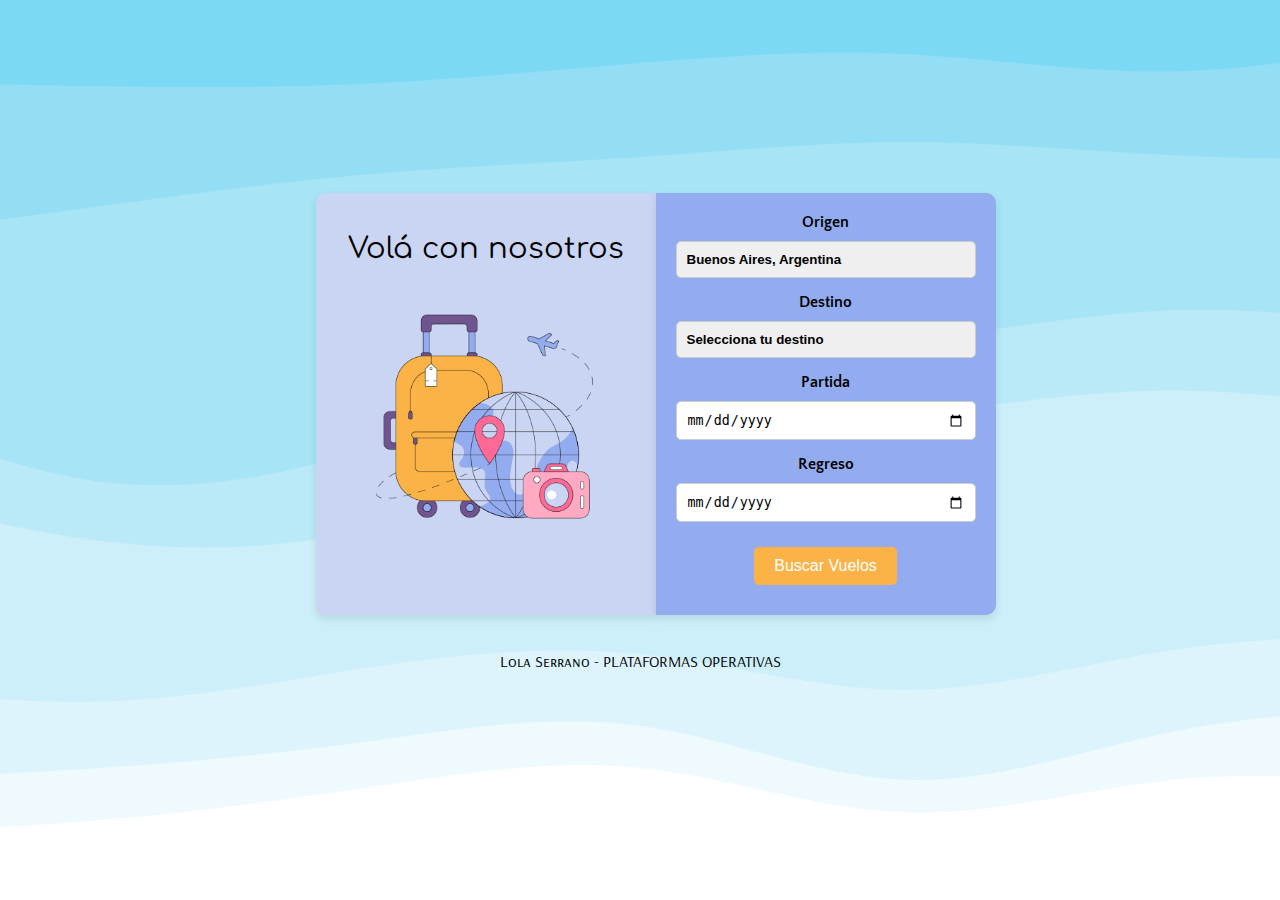
<file: index.html>
<!DOCTYPE html>
<html lang="en">

<head>
    <meta charset="UTF-8">
    <meta name="viewport" content="width=device-width, initial-scale=1.0">
    <meta name="description" content="Encuentra y reserva tus vuelos con nosotros.">
    <title>Lola</title>

    <!-- Enlace al archivo CSS -->
    <link rel="stylesheet" href="stylesheets/stylesheet.css">

    <!-- Tipografías y frameworks -->

    <!-- Comfortaa -->
    <link rel="preconnect" href="https://fonts.googleapis.com">
    <link rel="preconnect" href="https://fonts.gstatic.com" crossorigin>
    <link
        href="https://fonts.googleapis.com/css2?family=Archivo+Black&family=Bebas+Neue&family=Comfortaa:wght@300..700&family=Edu+AU+VIC+WA+NT+Hand:wght@400..700&display=swap"
        rel="stylesheet">

    <!-- Quattrocento -->
    <link rel="preconnect" href="https://fonts.googleapis.com">
    <link rel="preconnect" href="https://fonts.gstatic.com" crossorigin>
    <link
        href="https://fonts.googleapis.com/css2?family=Archivo+Black&family=Bebas+Neue&family=Comfortaa:wght@300..700&family=Edu+AU+VIC+WA+NT+Hand:wght@400..700&family=Quattrocento+Sans:ital,wght@0,400;0,700;1,400;1,700&display=swap"
        rel="stylesheet">


    <!-- Arsenal SC -->
    <link rel="preconnect" href="https://fonts.googleapis.com">
    <link rel="preconnect" href="https://fonts.gstatic.com" crossorigin>
    <link href="https://fonts.googleapis.com/css2?family=Arsenal+SC:ital,wght@0,400;0,700;1,400;1,700&display=swap"
        rel="stylesheet">


    <!-- Avion -->
    <link rel='stylesheet'
        href='https://cdn-uicons.flaticon.com/2.5.1/uicons-solid-straight/css/uicons-solid-straight.css'>
</head>

<body class="bg1">
    <div class="container">
        <header>
            <h1>Volá con nosotros</h1>
            <img src="images/8bit-woman-dreaming-about-travel-and-adventure.png"
                alt="ilustración de mujer mirando para arriba donde se encuentra un avión, referencia a idear un viaje. Esta sentada arriba de un pasaje de avión. A su izquiarda hay una valija y a su derecha un pin de ubicación">
        </header>

        <section class="fechasform">
            <div class="fechas">
                <label for="origen">Origen</label>
                <div class="aviond">
                    <i class="fi fi-ss-plane-alt"></i>
                    <select>
                        <option selected> Buenos Aires, Argentina</option>
                        <option value="3">Otro</option>
                    </select>
                </div>

                <label for="destino">Destino</label>
                <div class="aviond">
                    <i class="fi fi-ss-plane-alt"></i>
                    <select>
                        <option selected> Selecciona tu destino</option>
                        <option value="1">Alemania</option>
                        <option value="2">Canada</option>
                        <option value="3">Otro</option>
                    </select>
                </div>
                <label for="partida">Partida</label>
                <input type="date" min="2024-01-01" max="2024-12-31" id="ejemplo" name="fecha">
                <br>
                <label for="regreso">Regreso</label>
                <input type="date" min="2024-01-01" max="2024-12-31" id="ejemplo2" name="fecha">
                <button onclick="comprobarFecha()">Buscar Vuelos</button>
            </div>
        </section>
    </div>


    <footer>

        <p> Lola Serrano - PLATAFORMAS OPERATIVAS </p>

    </footer>



    <script src="Script/script.js"></script>

</body>


</html>
</file>
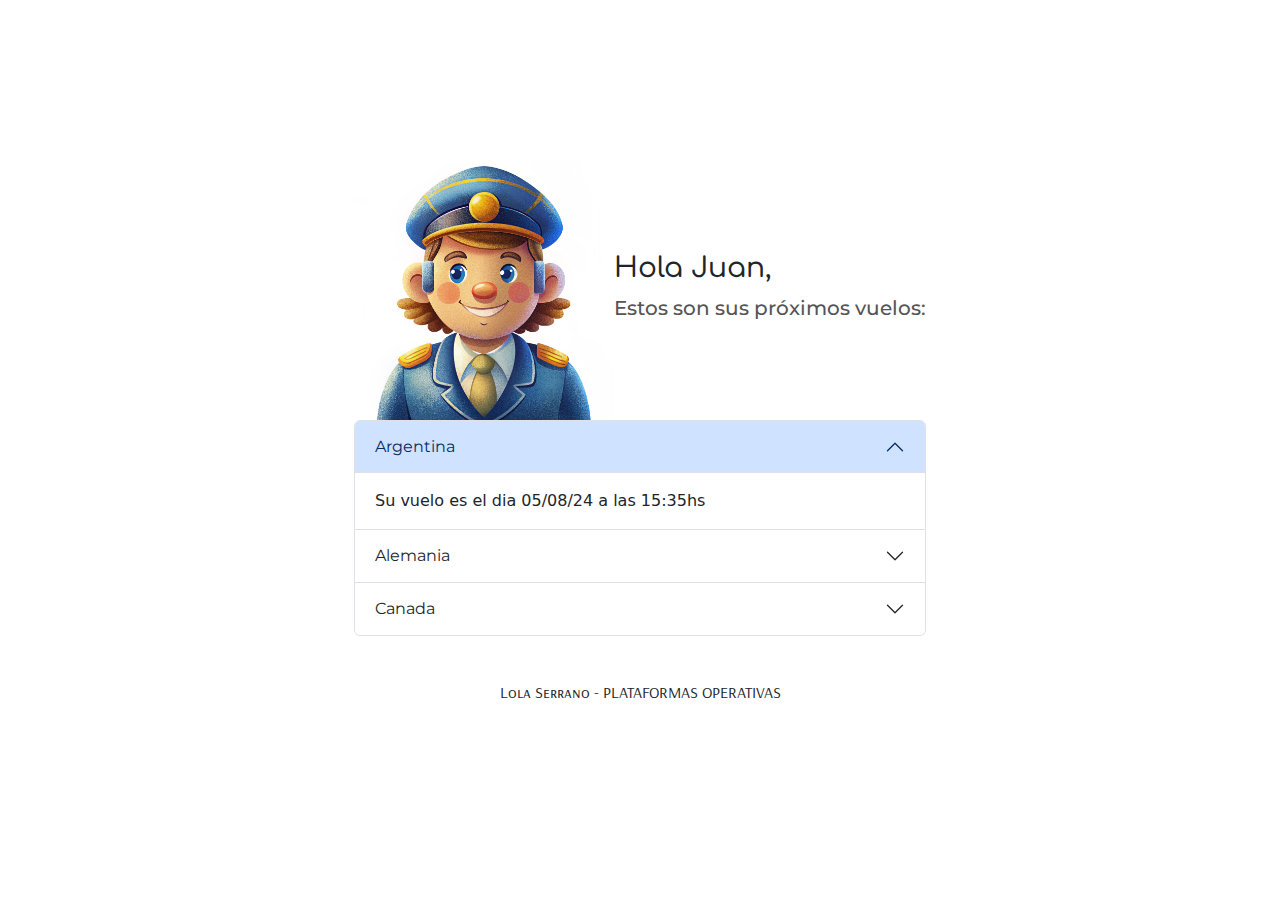
<file: admihome.html>
<!DOCTYPE html>
<html lang="en">

<head>
    <meta charset="UTF-8">
    <meta name="viewport" content="width=device-width, initial-scale=1.0">
    <meta name="description" content="Encuentra y reserva tus vuelos con nosotros.">
    <title>Lola</title>

    <!-- Enlace al archivo CSS -->
    <link rel="stylesheet" href="stylesheets/stylesheet.css">

    <!-- Tipografías y frameworks -->
    <!-- bootstrap -->
    <link href="https://cdn.jsdelivr.net/npm/bootstrap@5.3.3/dist/css/bootstrap.min.css" rel="stylesheet"
        integrity="sha384-QWTKZyjpPEjISv5WaRU9OFeRpok6YctnYmDr5pNlyT2bRjXh0JMhjY6hW+ALEwIH" crossorigin="anonymous">

    <!-- Quattrocento -->
    <link rel="preconnect" href="https://fonts.googleapis.com">
    <link rel="preconnect" href="https://fonts.gstatic.com" crossorigin>
    <link
        href="https://fonts.googleapis.com/css2?family=Archivo+Black&family=Bebas+Neue&family=Comfortaa:wght@300..700&family=Edu+AU+VIC+WA+NT+Hand:wght@400..700&family=Quattrocento+Sans:ital,wght@0,400;0,700;1,400;1,700&display=swap"
        rel="stylesheet">


    <!-- Montserrat -->
    <link rel="preconnect" href="https://fonts.googleapis.com">
    <link rel="preconnect" href="https://fonts.gstatic.com" crossorigin>
    <link
        href="https://fonts.googleapis.com/css2?family=Abel&family=Arsenal+SC:ital,wght@0,400;0,700;1,400;1,700&family=Montserrat:ital,wght@0,100..900;1,100..900&family=Nunito+Sans:ital,opsz,wght@0,6..12,200..1000;1,6..12,200..1000&family=Quicksand:wght@300..700&display=swap"
        rel="stylesheet">

    <!-- Arvo -->
    <link rel="preconnect" href="https://fonts.googleapis.com">
    <link rel="preconnect" href="https://fonts.gstatic.com" crossorigin>
    <link
        href="https://fonts.googleapis.com/css2?family=Abel&family=Arsenal+SC:ital,wght@0,400;0,700;1,400;1,700&family=Arvo:ital,wght@0,400;0,700;1,400;1,700&family=Montserrat:ital,wght@0,100..900;1,100..900&family=Nunito+Sans:ital,opsz,wght@0,6..12,200..1000;1,6..12,200..1000&family=Quicksand:wght@300..700&display=swap"
        rel="stylesheet">

    <!-- Comfortaa -->
    <link rel="preconnect" href="https://fonts.googleapis.com">
    <link rel="preconnect" href="https://fonts.gstatic.com" crossorigin>
    <link
        href="https://fonts.googleapis.com/css2?family=Archivo+Black&family=Bebas+Neue&family=Comfortaa:wght@300..700&family=Edu+AU+VIC+WA+NT+Hand:wght@400..700&display=swap"
        rel="stylesheet">

    <!-- Logout -->
    <link rel='stylesheet'
        href='https://cdn-uicons.flaticon.com/2.5.1/uicons-regular-straight/css/uicons-regular-straight.css'>
</head>

<body>

    <section>
        <div class="contenedor2">
            <div class="lado-izquierdo2">
                <img src="images/piloto.png" alt="Imagen de piloto">
            </div>
            <div class="lado-derecho2">
                <h1>Hola Juan,</h1>
                <h2>Estos son sus próximos vuelos:</h2>
            </div>
        </div>
    </section>

    <section>

        <div class="accordion" id="accordionExample">
            <div class="accordion-item">
                <h2 class="accordion-header">
                    <button class="accordion-button" type="button" data-bs-toggle="collapse"
                        data-bs-target="#collapseOne" aria-expanded="true" aria-controls="collapseOne">
                        Argentina
                    </button>
                </h2>
                <div id="collapseOne" class="accordion-collapse collapse show" data-bs-parent="#accordionExample">
                    <div class="accordion-body">
                        Su vuelo es el dia 05/08/24 a las 15:35hs
                    </div>
                </div>
            </div>
            <div class="accordion-item">
                <h2 class="accordion-header">
                    <button class="accordion-button collapsed" type="button" data-bs-toggle="collapse"
                        data-bs-target="#collapseTwo" aria-expanded="false" aria-controls="collapseTwo">
                        Alemania
                    </button>
                </h2>
                <div id="collapseTwo" class="accordion-collapse collapse" data-bs-parent="#accordionExample">
                    <div class="accordion-body">
                        Su vuelo es el dia 06/08/24 a las 22:35hs
                    </div>
                </div>
            </div>
            <div class="accordion-item">
                <h2 class="accordion-header">
                    <button class="accordion-button collapsed" type="button" data-bs-toggle="collapse"
                        data-bs-target="#collapseThree" aria-expanded="false" aria-controls="collapseThree">
                        Canada
                    </button>
                </h2>
                <div id="collapseThree" class="accordion-collapse collapse" data-bs-parent="#accordionExample">
                    <div class="accordion-body">
                        Su vuelo es el dia 09/10/24 a las 03:35hs
                    </div>
                </div>
            </div>
        </div>
        <br>
        <a href="login.html" class="logout"> <i class="fi fi-rs-exit"></i> </a>

    </section>



    <footer>

        <p> Lola Serrano - PLATAFORMAS OPERATIVAS </p>

    </footer>



    <script src="Script/script.js"></script>
    <script src="https://cdn.jsdelivr.net/npm/bootstrap@5.3.3/dist/js/bootstrap.bundle.min.js"
        integrity="sha384-YvpcrYf0tY3lHB60NNkmXc5s9fDVZLESaAA55NDzOxhy9GkcIdslK1eN7N6jIeHz"
        crossorigin="anonymous"></script>
</body>


</html>
</file>
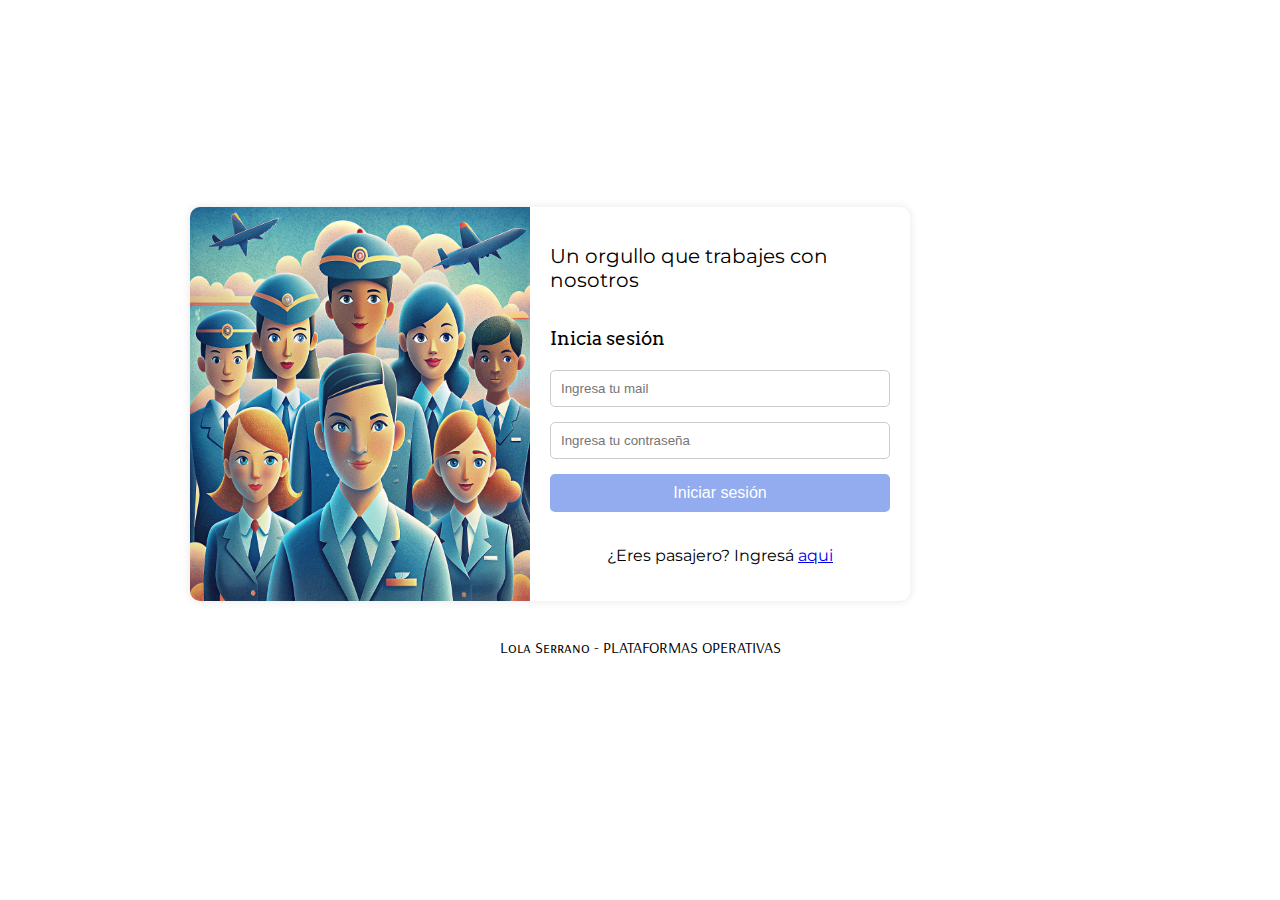
<file: Admin.html>
<!DOCTYPE html>
<html lang="en">

<head>
    <meta charset="UTF-8">
    <meta name="viewport" content="width=device-width, initial-scale=1.0">
    <meta name="description" content="Encuentra y reserva tus vuelos con nosotros.">
    <title>Lola</title>

    <!-- Enlace al archivo CSS -->
    <link rel="stylesheet" href="stylesheets/stylesheet.css">

    <!-- Tipografías y frameworks -->
    <!-- Quattrocento -->
    <link rel="preconnect" href="https://fonts.googleapis.com">
    <link rel="preconnect" href="https://fonts.gstatic.com" crossorigin>
    <link
        href="https://fonts.googleapis.com/css2?family=Archivo+Black&family=Bebas+Neue&family=Comfortaa:wght@300..700&family=Edu+AU+VIC+WA+NT+Hand:wght@400..700&family=Quattrocento+Sans:ital,wght@0,400;0,700;1,400;1,700&display=swap"
        rel="stylesheet">


    <!-- Montserrat -->
    <link rel="preconnect" href="https://fonts.googleapis.com">
    <link rel="preconnect" href="https://fonts.gstatic.com" crossorigin>
    <link
        href="https://fonts.googleapis.com/css2?family=Abel&family=Arsenal+SC:ital,wght@0,400;0,700;1,400;1,700&family=Montserrat:ital,wght@0,100..900;1,100..900&family=Nunito+Sans:ital,opsz,wght@0,6..12,200..1000;1,6..12,200..1000&family=Quicksand:wght@300..700&display=swap"
        rel="stylesheet">

    <!-- Arvo -->
    <link rel="preconnect" href="https://fonts.googleapis.com">
    <link rel="preconnect" href="https://fonts.gstatic.com" crossorigin>
    <link
        href="https://fonts.googleapis.com/css2?family=Abel&family=Arsenal+SC:ital,wght@0,400;0,700;1,400;1,700&family=Arvo:ital,wght@0,400;0,700;1,400;1,700&family=Montserrat:ital,wght@0,100..900;1,100..900&family=Nunito+Sans:ital,opsz,wght@0,6..12,200..1000;1,6..12,200..1000&family=Quicksand:wght@300..700&display=swap"
        rel="stylesheet">

    <!-- Comfortaa -->
    <link rel="preconnect" href="https://fonts.googleapis.com">
    <link rel="preconnect" href="https://fonts.gstatic.com" crossorigin>
    <link
        href="https://fonts.googleapis.com/css2?family=Archivo+Black&family=Bebas+Neue&family=Comfortaa:wght@300..700&family=Edu+AU+VIC+WA+NT+Hand:wght@400..700&display=swap"
        rel="stylesheet">

    <!-- Logout -->
    <link rel='stylesheet'
        href='https://cdn-uicons.flaticon.com/2.5.1/uicons-regular-straight/css/uicons-regular-straight.css'>
</head>

<body>
    <section>
        <form>
            <div class="contenedor">
                <div class="lado-izquierdo">
                    <img src="images/admin.png" alt="Imagen decorativa">
                </div>
                <div class="lado-derecho">
                    <h2>Un orgullo que trabajes con nosotros</h1>
                        <h3 id="iniciar">Inicia sesión</h3>
                        <form action="" id="formulario">
                            <input type="text" id="mail" class="campo-entrada" placeholder="Ingresa tu mail" required>
                            <input type="password" id="contraseña" class="campo-entrada"
                                placeholder="Ingresa tu contraseña" required>
                            <button type="button" id="BotonI" class="boton" onclick="InicioSesion()">Iniciar
                                sesión</button>
                            <br>
                            <p class="admi"> ¿Eres pasajero? Ingresá <a href="login.html">aqui</a> </p>
                        </form>
                </div>
        </form>
    </section>


    <footer>

        <p> Lola Serrano - PLATAFORMAS OPERATIVAS </p>

    </footer>



    <script src="Script/script.js"></script>

</body>


</html>
</file>
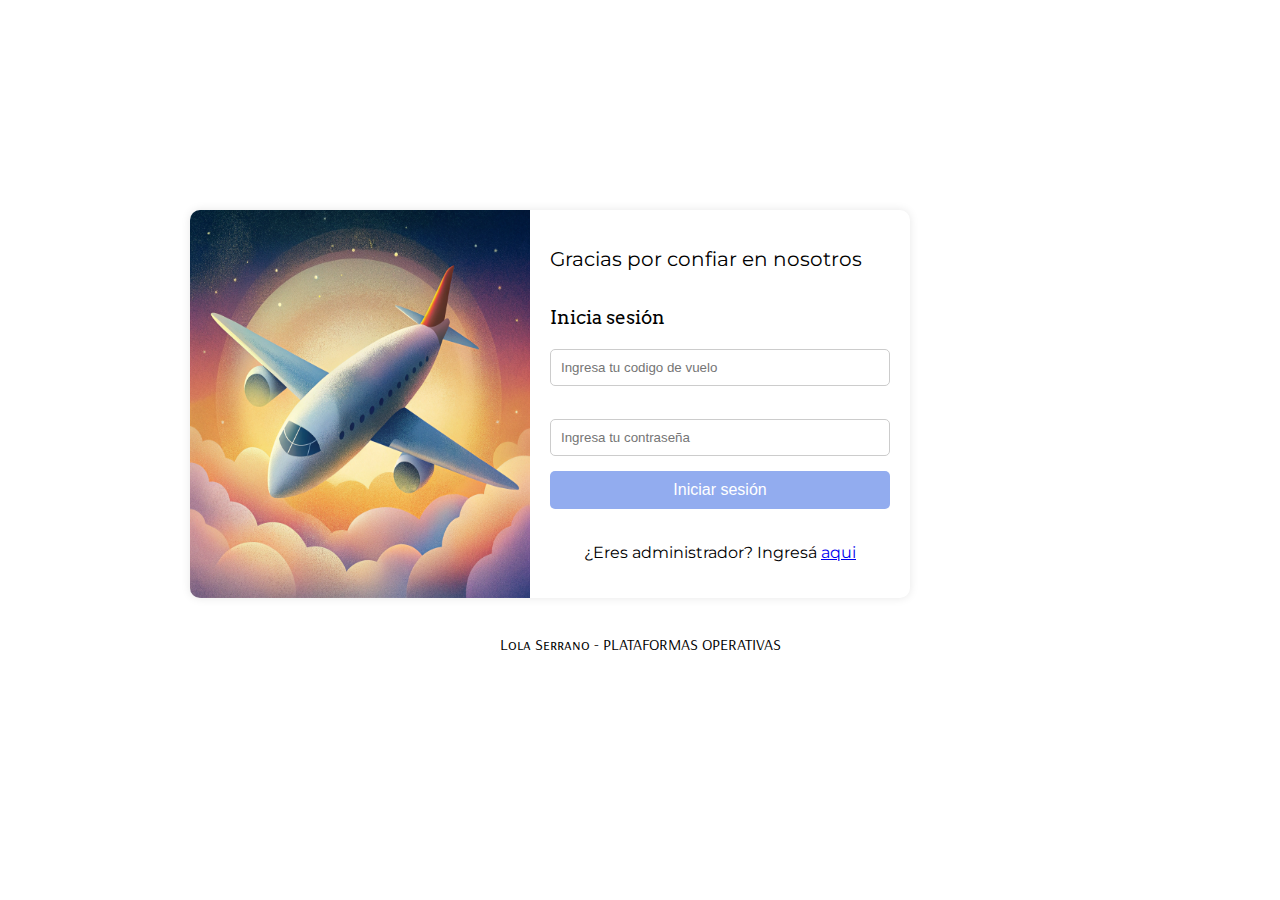
<file: login.html>
<!DOCTYPE html>
<html lang="en">

<head>
    <meta charset="UTF-8">
    <meta name="viewport" content="width=device-width, initial-scale=1.0">
    <meta name="description" content="Encuentra y reserva tus vuelos con nosotros.">
    <title>Lola</title>

    <!-- Enlace al archivo CSS -->
    <link rel="stylesheet" href="stylesheets/stylesheet.css">

    <!-- Tipografías y frameworks -->


    <!-- Arvo -->
    <link rel="preconnect" href="https://fonts.googleapis.com">
    <link rel="preconnect" href="https://fonts.gstatic.com" crossorigin>
    <link
        href="https://fonts.googleapis.com/css2?family=Abel&family=Arsenal+SC:ital,wght@0,400;0,700;1,400;1,700&family=Arvo:ital,wght@0,400;0,700;1,400;1,700&family=Montserrat:ital,wght@0,100..900;1,100..900&family=Nunito+Sans:ital,opsz,wght@0,6..12,200..1000;1,6..12,200..1000&family=Quicksand:wght@300..700&display=swap"
        rel="stylesheet">

    <!-- Comfortaa -->
    <link rel="preconnect" href="https://fonts.googleapis.com">
    <link rel="preconnect" href="https://fonts.gstatic.com" crossorigin>
    <link
        href="https://fonts.googleapis.com/css2?family=Archivo+Black&family=Bebas+Neue&family=Comfortaa:wght@300..700&family=Edu+AU+VIC+WA+NT+Hand:wght@400..700&display=swap"
        rel="stylesheet">


</head>

<body>

    <section>
        <form>
            <div class="contenedor">
                <div class="lado-izquierdo">
                    <img src="images/avion.png" alt="Imagen decorativa">
                </div>
                <div class="lado-derecho">
                    <h2>Gracias por confiar en nosotros</h1>
                        <h3 id="iniciar">Inicia sesión</h3>
                        <form action="" id="formulario">
                            <input type="text" id="mail" class="campo-entrada" placeholder="Ingresa tu codigo de vuelo"
                                required>
                            
                                <br>
                            <input type="password" id="contraseña" class="campo-entrada"
                                placeholder="Ingresa tu contraseña" required>
                            <button type="button" id="BotonI" class="boton" onclick="InicioSesion()">Iniciar
                                sesión</button>
                            <br>
                            <p class="admi"> ¿Eres administrador? Ingresá <a href="Admin.html">aqui</a> </p>
                        </form>
                </div>
        </form>
    </section>


    <footer>

        <p> Lola Serrano - PLATAFORMAS OPERATIVAS </p>

    </footer>



    <script src="Script/script.js"></script>

</body>


</html>
</file>
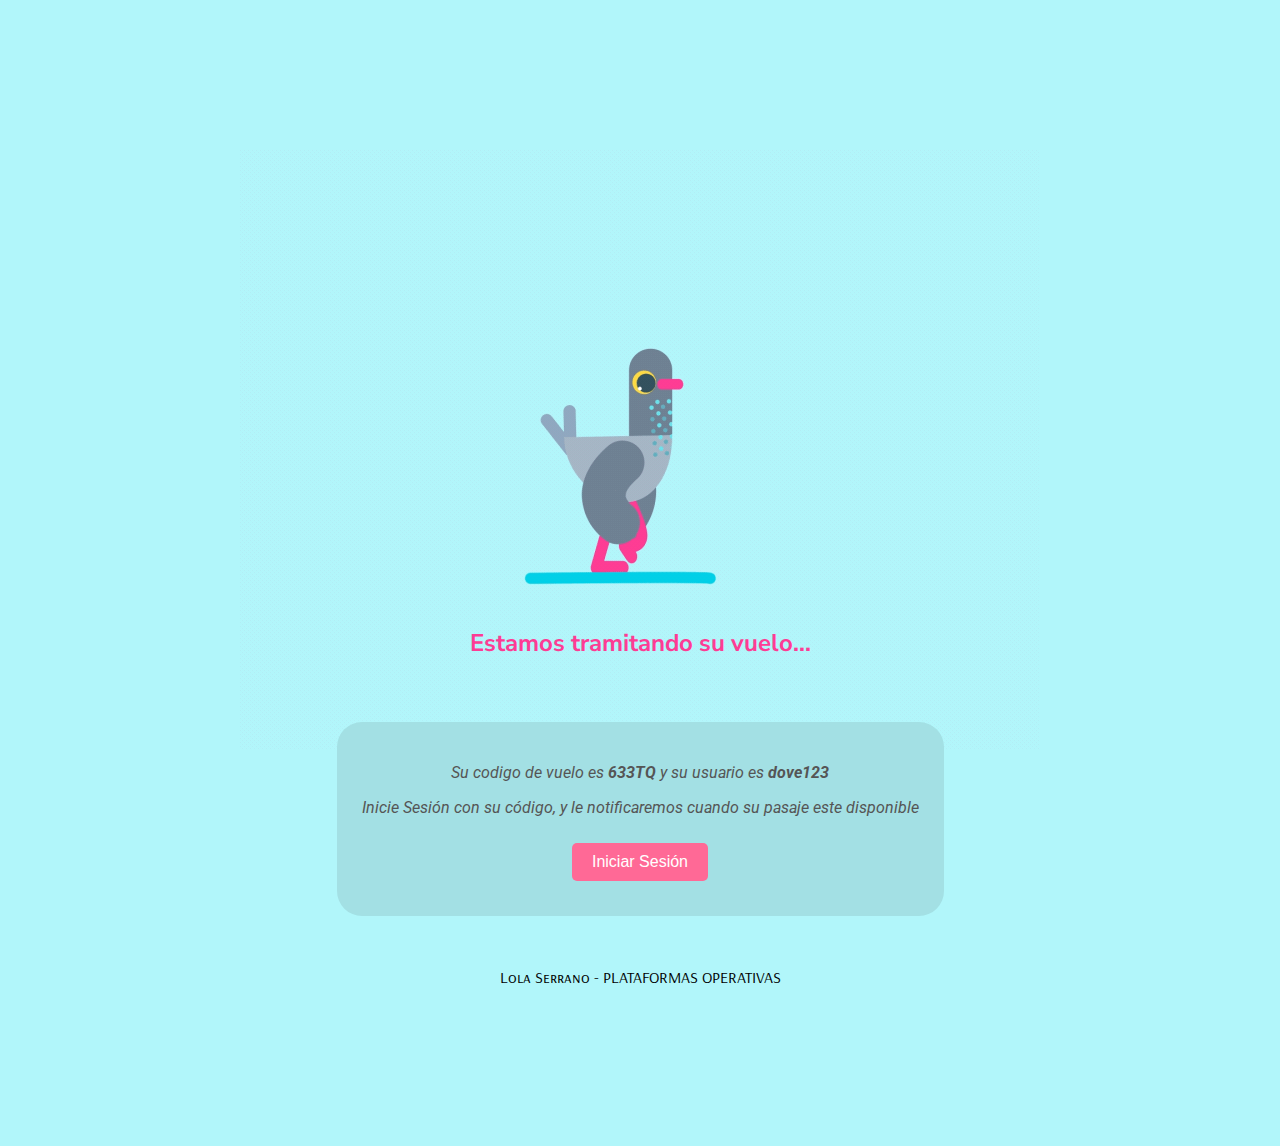
<file: pasaje.html>
<!DOCTYPE html>
<html lang="en">

<head>
    <meta charset="UTF-8">
    <meta name="viewport" content="width=device-width, initial-scale=1.0">
    <meta name="description" content="Encuentra y reserva tus vuelos con nosotros.">
    <title>Lola</title>

    <!-- Enlace al archivo CSS -->
    <link rel="stylesheet" href="stylesheets/stylesheet.css">

    <!-- Tipografías y frameworks -->
    <link rel="preconnect" href="https://fonts.googleapis.com">
    <link rel="preconnect" href="https://fonts.gstatic.com" crossorigin>
    <link
        href="https://fonts.googleapis.com/css2?family=Abel&family=Arsenal+SC:ital,wght@0,400;0,700;1,400;1,700&family=Nunito+Sans:ital,opsz,wght@0,6..12,200..1000;1,6..12,200..1000&family=Quicksand:wght@300..700&display=swap"
        rel="stylesheet">


<!-- Roboto -->
    <link rel="preconnect" href="https://fonts.googleapis.com">
    <link rel="preconnect" href="https://fonts.gstatic.com" crossorigin>
    <link
        href="https://fonts.googleapis.com/css2?family=Abel&family=Arsenal+SC:ital,wght@0,400;0,700;1,400;1,700&family=Arvo:ital,wght@0,400;0,700;1,400;1,700&family=Montserrat:ital,wght@0,100..900;1,100..900&family=Nunito+Sans:ital,opsz,wght@0,6..12,200..1000;1,6..12,200..1000&family=Quicksand:wght@300..700&family=Roboto:ital,wght@0,100;0,300;0,400;0,500;0,700;0,900;1,100;1,300;1,400;1,500;1,700;1,900&display=swap"
        rel="stylesheet">
    <style>


    </style>
</head>

<body class="backg2">

    <section>
        <h2 class="cargando2">Estamos tramitando su vuelo...</h2>
    </section>
    <br>
    <section class="datosinicio">
        <p> Su codigo de vuelo es <strong> 633TQ </strong> y su usuario es <strong> dove123 </strong></p>
        <p>Inicie Sesión con su código, y le notificaremos cuando su pasaje este disponible</p>
        <a href="login.html"><button class="boton2">Iniciar Sesión</button></a>
    </section>
    <footer>
        <p>Lola Serrano - PLATAFORMAS OPERATIVAS</p>
    </footer>
</body>

</html>
</file>
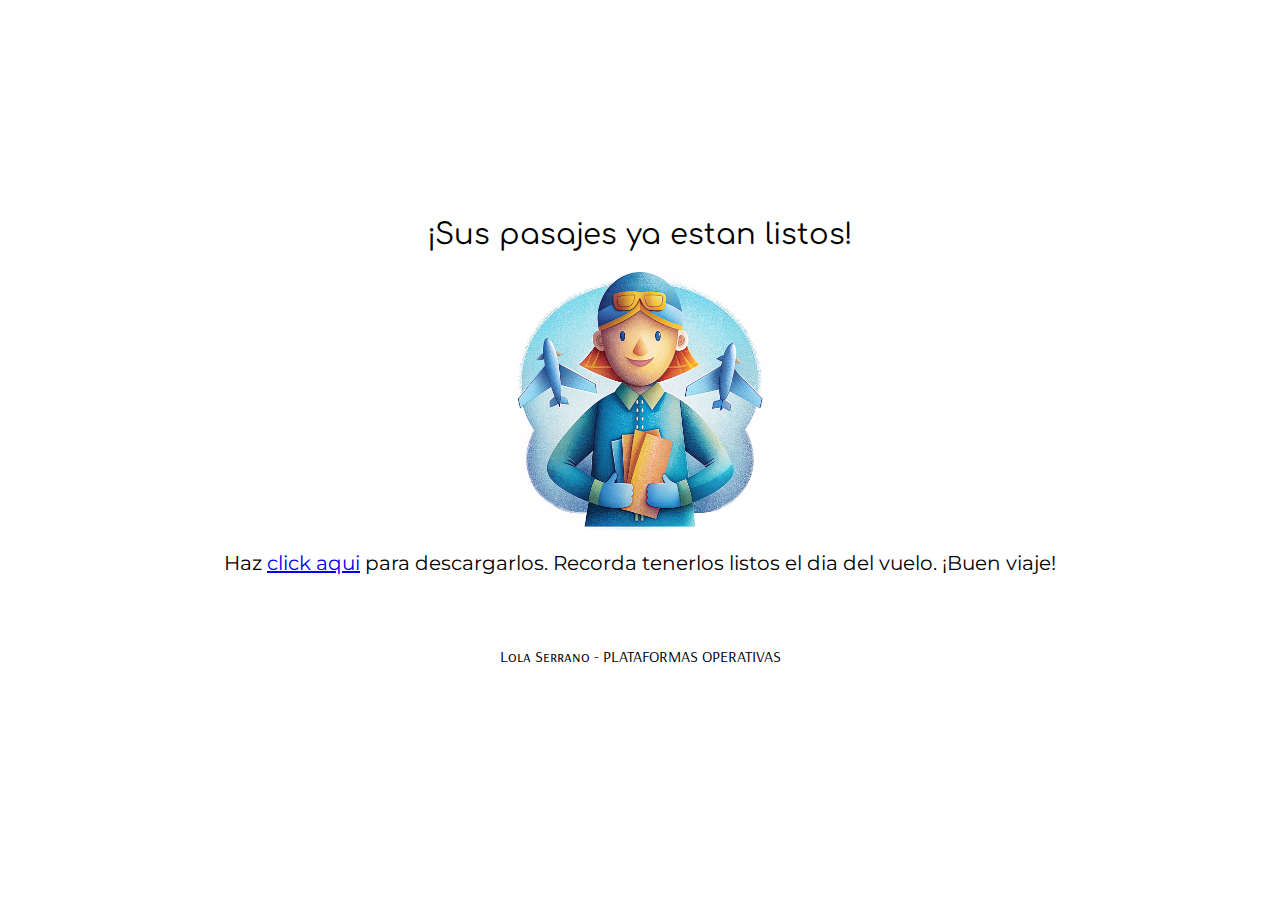
<file: pasajero.html>
<!DOCTYPE html>
<html lang="en">

<head>
    <meta charset="UTF-8">
    <meta name="viewport" content="width=device-width, initial-scale=1.0">
    <meta name="description" content="Encuentra y reserva tus vuelos con nosotros.">
    <title>Lola</title>

    <!-- Enlace al archivo CSS -->
    <link rel="stylesheet" href="stylesheets/stylesheet.css">

    <!-- Tipografías y frameworks -->
    <!-- Quattrocento -->
    <link rel="preconnect" href="https://fonts.googleapis.com">
    <link rel="preconnect" href="https://fonts.gstatic.com" crossorigin>
    <link
        href="https://fonts.googleapis.com/css2?family=Archivo+Black&family=Bebas+Neue&family=Comfortaa:wght@300..700&family=Edu+AU+VIC+WA+NT+Hand:wght@400..700&family=Quattrocento+Sans:ital,wght@0,400;0,700;1,400;1,700&display=swap"
        rel="stylesheet">


    <!-- Montserrat -->
    <link rel="preconnect" href="https://fonts.googleapis.com">
    <link rel="preconnect" href="https://fonts.gstatic.com" crossorigin>
    <link
        href="https://fonts.googleapis.com/css2?family=Abel&family=Arsenal+SC:ital,wght@0,400;0,700;1,400;1,700&family=Montserrat:ital,wght@0,100..900;1,100..900&family=Nunito+Sans:ital,opsz,wght@0,6..12,200..1000;1,6..12,200..1000&family=Quicksand:wght@300..700&display=swap"
        rel="stylesheet">

    <!-- Logout -->
    <link rel='stylesheet'
        href='https://cdn-uicons.flaticon.com/2.5.1/uicons-regular-straight/css/uicons-regular-straight.css'>
</head>

<body>
    <section class="exitoso">
        <h1> ¡Sus pasajes ya estan listos!</h1>
        <img src="images/boletos.png"
            alt="Persona sosteniendo pasajes de avion. Detras de ella se pueden visualizar aviones volando">
        <h2> Haz <a href="#">click aqui</a> para descargarlos. Recorda tenerlos listos el dia del vuelo. ¡Buen viaje!
        </h2>
        <br>
        <a href="login.html" class="logout"> <i class="fi fi-rs-exit"></i> </a>
    </section>


    <footer>

        <p> Lola Serrano - PLATAFORMAS OPERATIVAS </p>

    </footer>



    <script src="Script/script.js"></script>

</body>


</html>
</file>
<file: stylesheets/stylesheet.css>
/* Estilos generales */

:root {
    --background2-color: #92ACEF;
    --background3-color: #CAD5F3;
    --background4-color: #FBB348;
    --background5-color: #FF6996;

}

html {
    height: 100%;
    margin: 0;
    display: flex;
    align-items: center;
    justify-content: center;
}


header {
    background-color: var(--background3-color);
    padding: 20px;
    border-radius: 10px 0 0 10px;
    box-shadow: 0px 4px 8px rgba(0, 0, 0, 0.1);
    text-align: center;
    max-width: 300px;
    width: 100%;
}


img {
    width: 260px;

}


h1 {
    font-family: "Comfortaa", sans-serif;
    font-weight: 400;
    font-size: 29px;
}

h2 {
    font-family: "Montserrat", sans-serif;
    font-weight: 400;
    font-size: 20px;

}

h3 {
    font-family: "Arvo", serif;
    font-weight: 400;
    font-style: normal;

}

footer {
    font-family: "Arsenal SC", sans-serif;
    font-weight: 400;
    font-style: normal;
    text-align: center;
    margin: 10px;
    padding: 10px;
}



.bg1 {

    background-image: url('/images/bg.png');
    background-size: cover;
    background-position: center;
    background-repeat: no-repeat;
}

/* Conetenedor de datos para el pasaje */

.container {
    display: flex;
    width: 100%;
    max-width: 1200px;
    justify-content: space-between;
    font-family: "Quattrocento Sans", sans-serif;
    font-weight: 400;
    font-style: normal;
}

.fechas {
    background-color: var(--background2-color);
    padding: 20px;
    border-radius: 0 10px 10px 0;
    box-shadow: 0px 4px 8px rgba(0, 0, 0, 0.1);
    text-align: center;
    max-width: 300px;
    width: 100%;
    height: auto;
}


/* Diseño para los elementos del formulario */

.aviond {
    position: relative;
    display: flex;
    align-items: center;
}

.aviond input {
    width: 100%;
    padding-left: 30px;
    box-sizing: border-box;
}

.aviond i {
    position: absolute;
    right: 10px;
    color: rgb(92, 92, 92);
    font-size: 20px;
    padding-bottom: 8px;
    font-style: bold;
}


/* label e imputs */

.fechas label,
select {
    display: block;
    margin-bottom: 10px;
    font-weight: bold;
    appearance: none;
    box-sizing: border-box;
    transition: border-color 0.3s ease, border-width 0.3s ease;
}

.fechas input,
select {
    width: 100%;
    padding: 10px;
    margin-bottom: 15px;
    border: 1px solid #ccc;
    border-radius: 5px;
    box-sizing: border-box;
}

select:focus {
    border-color: var(--background5-color);
    border-width: 2px;
    outline: none;
}


/* boro de formulario */

.fechas button {
    margin: 10px;
    padding: 10px 20px;
    border: none;
    border-radius: 5px;
    background-color: var(--background4-color);
    color: white;
    font-size: 16px;
    cursor: pointer;
    transition: background-color 0.3s ease;
}


.fechas button:hover {
    background-color: var(--background5-color);
}


/* Pasaje */

.backg2 {
    background-image: url('/images/bongo-cat-meme-gif-desktop-wallpaper-preview.gif');
    background-color: #B1F6FA;
    background-position: center;
    background-repeat: no-repeat;
}


.cargando2 {
    font-size: 24px;
    text-align: center;
    position: relative;
    margin-top: 750px;
    font-weight: bold;
    color: #FD3C94;
    animation: titileo 1.5s infinite;
    font-family: "Nunito Sans", sans-serif;
    font-optical-sizing: auto;
    font-weight: 700;
    font-style: normal;

}

@keyframes titileo {
    0% {
        opacity: 1;
    }

    50% {
        opacity: 0.3;
    }

    100% {
        opacity: 1;
    }
}

.datosinicio {
    font-family: "Roboto", sans-serif;
    font-weight: 400;
    font-style: italic;
    color: #555;
    background-color: #a3e0e4;
    margin: 25px;
    padding: 25px;
    border-radius: 25px;
    text-align: center;
}

.boton2{
    margin: 10px;
    padding: 10px 20px;
    border: none;
    border-radius: 5px;
    background-color: var(--background5-color);
    color: white;
    font-size: 16px;
    cursor: pointer;
    transition: background-color 0.3s ease;
    text-decoration: none;
}
.boton2:hover{
    background-color: var(--background4-color);
}

/* Login Pasajero*/


.contenedor {
    display: flex;
    width: 80%;
    max-width: 900px;
    height: 70%;
    box-shadow: 0 0 10px rgba(0, 0, 0, 0.1);
    background-color: #ffffff;
    border-radius: 10px;
    overflow: hidden;
}

.lado-izquierdo,
.lado-derecho {
    flex: 1;
}

.lado-izquierdo img {
    width: 100%;
    height: 100%;
}

.lado-derecho {
    padding: 20px;
    display: flex;
    flex-direction: column;
    justify-content: center;
}



.campo-entrada {
    padding: 10px;
    margin-bottom: 15px;
    border: 1px solid #ccc;
    border-radius: 5px;
    box-sizing: border-box;
}

.boton {
    width: 100%;
    padding: 10px;
    border: none;
    border-radius: 5px;
    background-color: var(--background2-color);
    color: white;
    font-size: 16px;
    cursor: pointer;
    transition: background-color 0.3s ease;
}

.boton:hover {
    background-color: var(--background3-color);
}

.admi {
    text-align: center;
    font-family: "Montserrat", sans-serif;
    font-optical-sizing: auto;

}

.olvide{
    font-family: "Montserrat", sans-serif;
    font-style: italic;
    font-size: 13px;
    margin-top: -2px;
}



/* Pasajes*/
.exitoso {
    text-align: center;
}

/* Admin home*/

.contenedor2 {
    display: flex;
}




.lado-derecho2 {
    display: flex;
    flex-direction: column;
    justify-content: center;


}

.lado-derecho2 h1 {
    font-size: 28px;
    margin-bottom: 10px;
}

.lado-derecho2 h2 {
    font-size: 20px;
    color: #555;
}

.logout {
    text-decoration: none;
    display: flex;
    justify-content: center;
    align-items: center;
    color: var(--background5-color);

}
</file>
